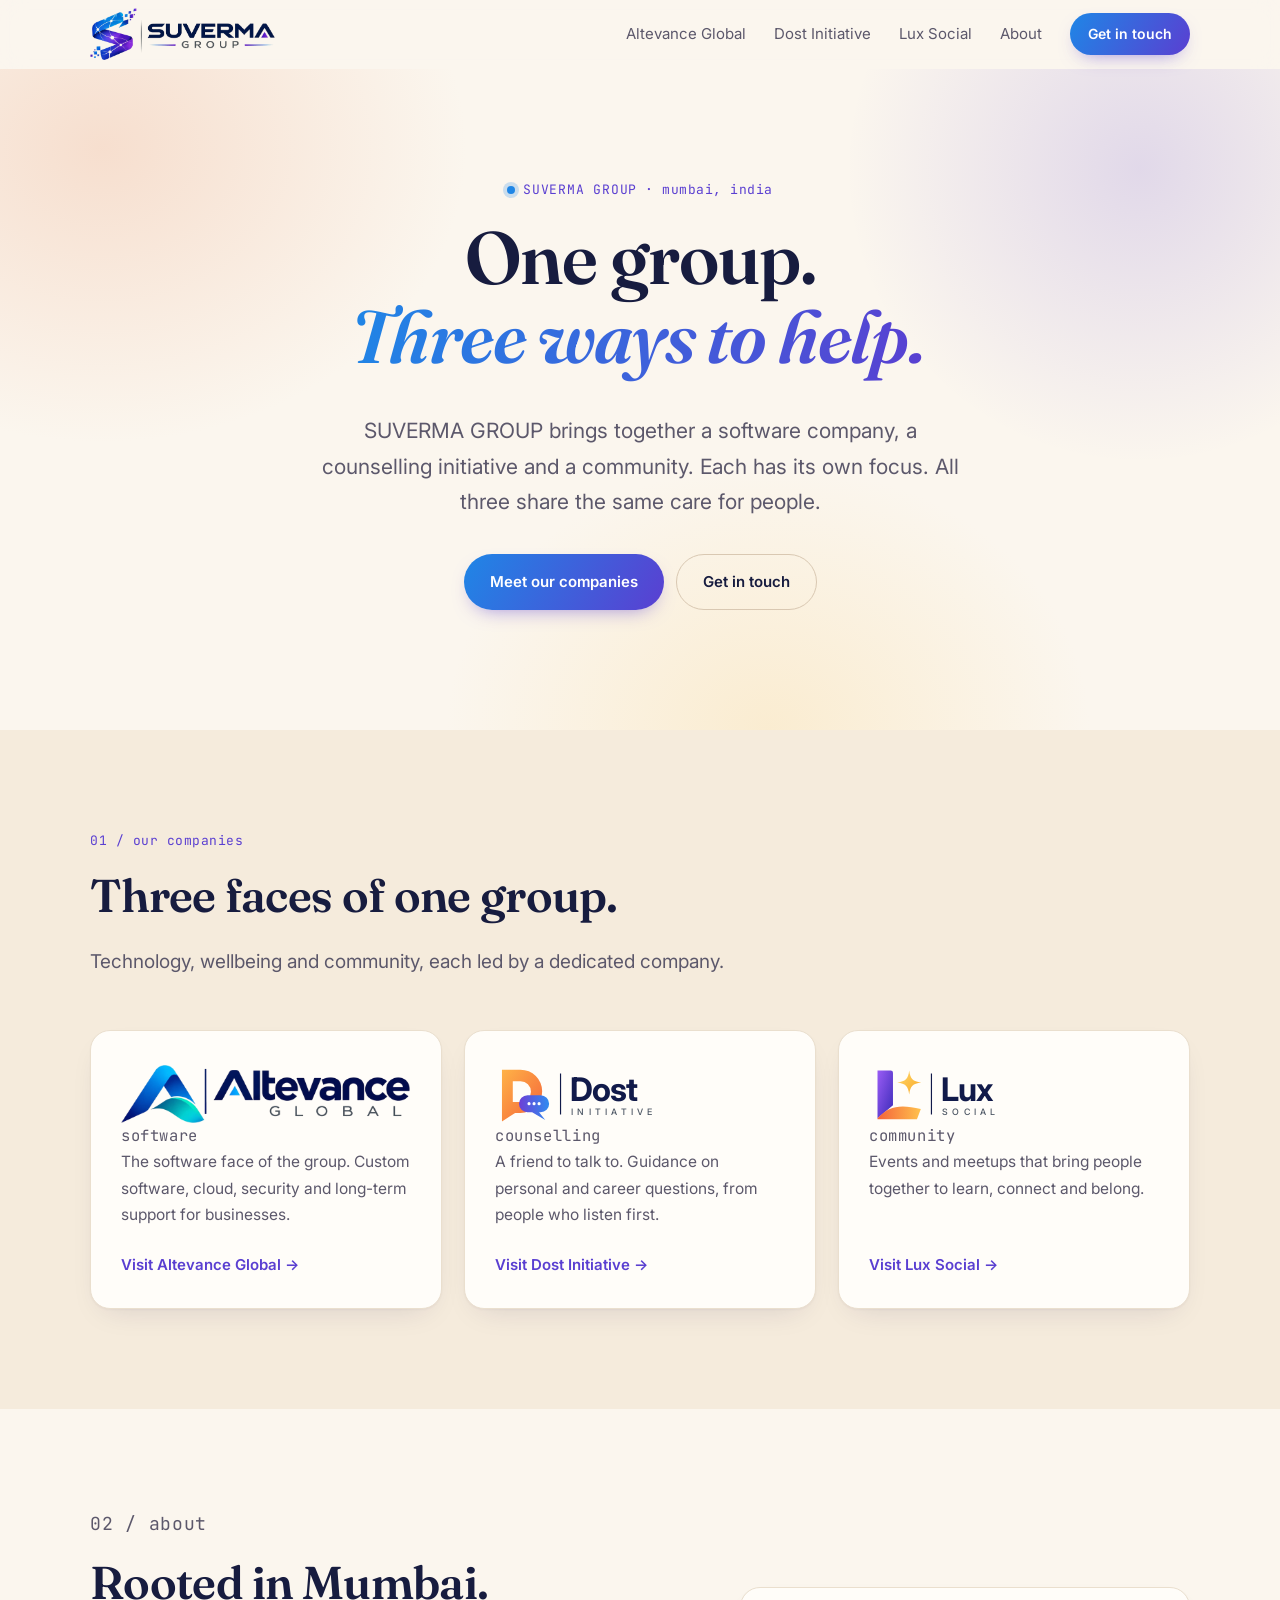
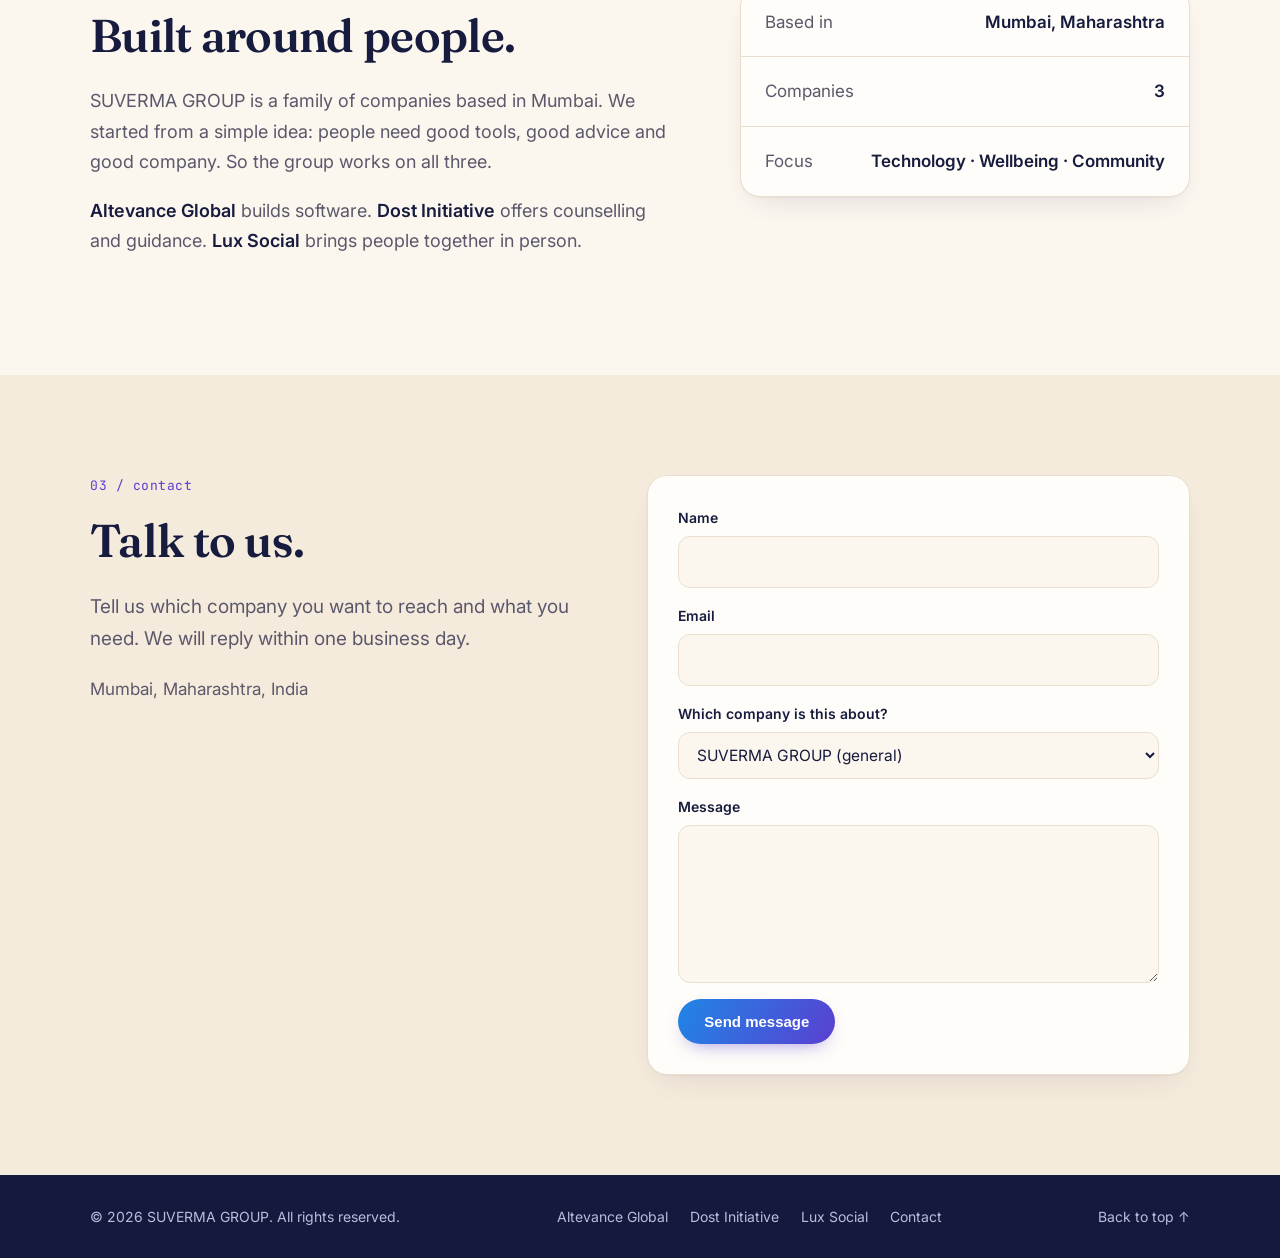
<file: index.html>
<!doctype html>
<html lang="en">
<head>
  <meta charset="utf-8">
  <meta name="viewport" content="width=device-width, initial-scale=1">
  <title>SUVERMA GROUP — Software, Counselling and Community</title>
  <meta name="description" content="SUVERMA GROUP is a Mumbai-based group of companies: Altevance Global for software, Dost Initiative for counselling and Lux Social for community.">
  <meta name="theme-color" content="#fbf6ee">
  <link rel="canonical" href="https://suverma.com/">
  <link rel="icon" href="favicon.png?v=8" type="image/png">
  <link rel="apple-touch-icon" href="icon-192.png?v=8">

  <meta property="og:type" content="website">
  <meta property="og:title" content="SUVERMA GROUP — Software, Counselling and Community">
  <meta property="og:description" content="SUVERMA GROUP is a Mumbai-based group of companies: Altevance Global for software, Dost Initiative for counselling and Lux Social for community.">
  <meta property="og:url" content="https://suverma.com/">

  <link rel="preconnect" href="https://fonts.googleapis.com">
  <link rel="preconnect" href="https://fonts.gstatic.com" crossorigin>
  <link href="https://fonts.googleapis.com/css2?family=Fraunces:ital,opsz,wght@0,9..144,600;1,9..144,600&family=Inter:wght@400;500;600;700&family=JetBrains+Mono:wght@500&display=swap" rel="stylesheet">
  <link rel="stylesheet" href="styles.css?v=9">
  <script src="head.js?v=8"></script>
  <script type="application/ld+json">
  {
    "@context": "https://schema.org",
    "@type": "Organization",
    "name": "SUVERMA GROUP",
    "url": "https://suverma.com/",
    "address": { "@type": "PostalAddress", "addressLocality": "Mumbai", "addressRegion": "Maharashtra", "addressCountry": "IN" },
    "subOrganization": [
      { "@type": "Organization", "name": "Altevance Global", "url": "https://suverma.com/altevance.html" },
      { "@type": "Organization", "name": "Dost Initiative", "url": "https://suverma.com/dost.html" },
      { "@type": "Organization", "name": "Lux Social", "url": "https://suverma.com/lux.html" }
    ]
  }
  </script>
</head>
<body>
  <a class="skip" href="#main">Skip to content</a>

  <header class="nav" id="top">
    <div class="wrap nav-inner">
      <a href="./" class="brand" aria-label="SUVERMA GROUP home">
        <img class="brand-logo" src="logo.png?v=8" alt="SUVERMA GROUP" width="597" height="168">
      </a>
      <button class="menu-btn" aria-expanded="false" aria-controls="menu" aria-label="Open menu">
        <span></span><span></span>
      </button>
      <nav id="menu" class="menu" aria-label="Primary">
        <a href="altevance.html">Altevance Global</a>
        <a href="dost.html">Dost Initiative</a>
        <a href="lux.html">Lux Social</a>
        <a href="./#about">About</a>
        <a href="./#contact" class="btn btn-sm">Get in touch</a>
      </nav>
    </div>
  </header>

  <main id="main">
    <section class="hero hero-center">
      <div class="grid-bg" aria-hidden="true"></div>
      <div class="wrap hero-copy">
        <p class="eyebrow mono"><span class="dot"></span> <span class="caps">SUVERMA GROUP</span> · mumbai, india</p>
        <h1>One group.<br><span class="grad">Three ways to help.</span></h1>
        <p class="lead">SUVERMA GROUP brings together a software company, a counselling initiative and a community. Each has its own focus. All three share the same care for people.</p>
        <div class="cta-row">
          <a href="#companies" class="btn">Meet our companies</a>
          <a href="#contact" class="btn btn-ghost">Get in touch</a>
        </div>
      </div>
    </section>

    <section id="companies" class="section alt">
      <div class="wrap">
        <div class="section-head">
          <p class="eyebrow mono">01 / our companies</p>
          <h2>Three faces of one group.</h2>
          <p class="sub">Technology, wellbeing and community, each led by a dedicated company.</p>
        </div>
        <div class="companies">
          <a class="company reveal" href="altevance.html">
            <h3><img class="co-logo" src="logo-altevance.png?v=8" alt="Altevance Global" width="838" height="168"></h3>
            <p class="company-kind mono">software</p>
            <p>The software face of the group. Custom software, cloud, security and long-term support for businesses.</p>
            <span class="more">Visit Altevance Global →</span>
          </a>
          <a class="company reveal" href="dost.html">
            <h3><svg class="co-logo" xmlns="http://www.w3.org/2000/svg" viewBox="0 0 500 150" role="img" aria-label="Dost Initiative">
  <defs>
    <linearGradient id="dost-a" x1="0" y1="0" x2="1" y2="1">
      <stop offset="0" stop-color="#ffb347"/>
      <stop offset="1" stop-color="#f4623a"/>
    </linearGradient>
    <linearGradient id="dost-b" x1="0" y1="0" x2="1" y2="0">
      <stop offset="0" stop-color="#6d3fd6"/>
      <stop offset="1" stop-color="#2f8cf0"/>
    </linearGradient>
  </defs>
  <!-- D-shaped speech bubble with a tail -->
  <path fill="url(#dost-a)" fill-rule="evenodd" d="M18 12H66a56 56 0 0 1 0 112H52L18 146Z M46 42V96H66a27 27 0 0 0 0-54Z"/>
  <!-- second, smaller bubble: the friend answering -->
  <path fill="url(#dost-b)" d="M84 78h34a22 22 0 0 1 0 44h-4l16 20-34-20H84a22 22 0 0 1 0-44Z"/>
  <circle cx="88" cy="100" r="4" fill="#fff"/>
  <circle cx="101" cy="100" r="4" fill="#fff"/>
  <circle cx="114" cy="100" r="4" fill="#fff"/>
  <rect x="168" y="22" width="3" height="106" fill="#111a4a"/>
  <text x="194" y="92" font-family="Inter, 'Segoe UI', Arial, sans-serif" font-weight="700" font-size="84" letter-spacing="-3" fill="#111a4a">Dost</text>
  <text x="197" y="130" font-family="Inter, 'Segoe UI', Arial, sans-serif" font-weight="500" font-size="23" letter-spacing="11" fill="#4b5563">INITIATIVE</text>
</svg></h3>
            <p class="company-kind mono">counselling</p>
            <p>A friend to talk to. Guidance on personal and career questions, from people who listen first.</p>
            <span class="more">Visit Dost Initiative →</span>
          </a>
          <a class="company reveal" href="lux.html">
            <h3><svg class="co-logo" xmlns="http://www.w3.org/2000/svg" viewBox="0 0 440 150" role="img" aria-label="Lux Social">
  <defs>
    <linearGradient id="lux-a" x1="0" y1="0" x2="1" y2="1">
      <stop offset="0" stop-color="#9a5cf5"/>
      <stop offset="1" stop-color="#3b2bb8"/>
    </linearGradient>
    <linearGradient id="lux-b" x1="0" y1="0" x2="1" y2="0">
      <stop offset="0" stop-color="#f4623a"/>
      <stop offset="1" stop-color="#ffc24d"/>
    </linearGradient>
    <linearGradient id="lux-c" x1="0" y1="0" x2="1" y2="1">
      <stop offset="0" stop-color="#ffd86b"/>
      <stop offset="1" stop-color="#f9a826"/>
    </linearGradient>
  </defs>
  <!-- L: upright ribbon -->
  <path fill="url(#lux-a)" d="M22 14h34a6 6 0 0 1 6 6v84l-40 34Z"/>
  <!-- L: foot as a rising wave -->
  <path fill="url(#lux-b)" d="M22 138c30-34 62-36 112-24l-10 26H22Z"/>
  <!-- light: four-point spark -->
  <path fill="url(#lux-c)" d="M104 14c3 22 9 28 31 31-22 3-28 9-31 31-3-22-9-28-31-31 22-3 28-9 31-31Z"/>
  <rect x="160" y="22" width="3" height="106" fill="#111a4a"/>
  <text x="186" y="92" font-family="Inter, 'Segoe UI', Arial, sans-serif" font-weight="700" font-size="84" letter-spacing="-3" fill="#111a4a">Lux</text>
  <text x="189" y="130" font-family="Inter, 'Segoe UI', Arial, sans-serif" font-weight="500" font-size="23" letter-spacing="11" fill="#4b5563">SOCIAL</text>
</svg></h3>
            <p class="company-kind mono">community</p>
            <p>Events and meetups that bring people together to learn, connect and belong.</p>
            <span class="more">Visit Lux Social →</span>
          </a>
        </div>
      </div>
    </section>

    <section id="about" class="section">
      <div class="wrap about">
        <div>
          <p class="eyebrow mono">02 / about</p>
          <h2>Rooted in Mumbai.<br>Built around people.</h2>
          <p>SUVERMA GROUP is a family of companies based in Mumbai. We started from a simple idea: people need good tools, good advice and good company. So the group works on all three.</p>
          <p><em>Altevance Global</em> builds software. <em>Dost Initiative</em> offers counselling and guidance. <em>Lux Social</em> brings people together in person.</p>
        </div>
        <dl class="facts">
          <div><dt>Based in</dt><dd>Mumbai, Maharashtra</dd></div>
          <div><dt>Companies</dt><dd>3</dd></div>
          <div><dt>Focus</dt><dd>Technology · Wellbeing · Community</dd></div>
        </dl>
      </div>
    </section>

    <section id="contact" class="section contact alt">
      <div class="wrap contact-inner">
        <div>
          <p class="eyebrow mono">03 / contact</p>
          <h2>Talk to us.</h2>
          <p class="sub">Tell us which company you want to reach and what you need. We will reply within one business day.</p>
          <p class="muted">Mumbai, Maharashtra, India</p>
        </div>

        <form class="form" action="contact.php" method="post" novalidate>
          <div class="notice" role="status" hidden></div>
          <label>Name
            <input name="name" type="text" autocomplete="name" required maxlength="100">
          </label>
          <label>Email
            <input name="email" type="email" autocomplete="email" required maxlength="150">
          </label>
          <label>Which company is this about?
            <select name="company">
              <option value="general">SUVERMA GROUP (general)</option>
              <option value="altevance">Altevance Global (software)</option>
              <option value="dost">Dost Initiative (counselling)</option>
              <option value="lux">Lux Social (community)</option>
            </select>
          </label>
          <label>Message
            <textarea name="message" rows="5" required maxlength="5000"></textarea>
          </label>
          <!-- honeypot: bots fill this, humans never see it -->
          <label class="hp" aria-hidden="true">Website
            <input name="website" type="text" tabindex="-1" autocomplete="off">
          </label>
          <input type="hidden" name="ts" value="">
          <button class="btn" type="submit">Send message</button>
        </form>
      </div>
    </section>
  </main>

  <footer class="footer">
    <div class="wrap footer-inner">
      <span>© <span id="yr">2026</span> SUVERMA GROUP. All rights reserved.</span>
      <span class="footer-links">
        <a href="altevance.html">Altevance Global</a>
        <a href="dost.html">Dost Initiative</a>
        <a href="lux.html">Lux Social</a>
        <a href="./#contact">Contact</a>
      </span>
      <a href="#top">Back to top ↑</a>
    </div>
  </footer>

  <script src="script.js?v=9" defer></script>
</body>
</html>
</file>
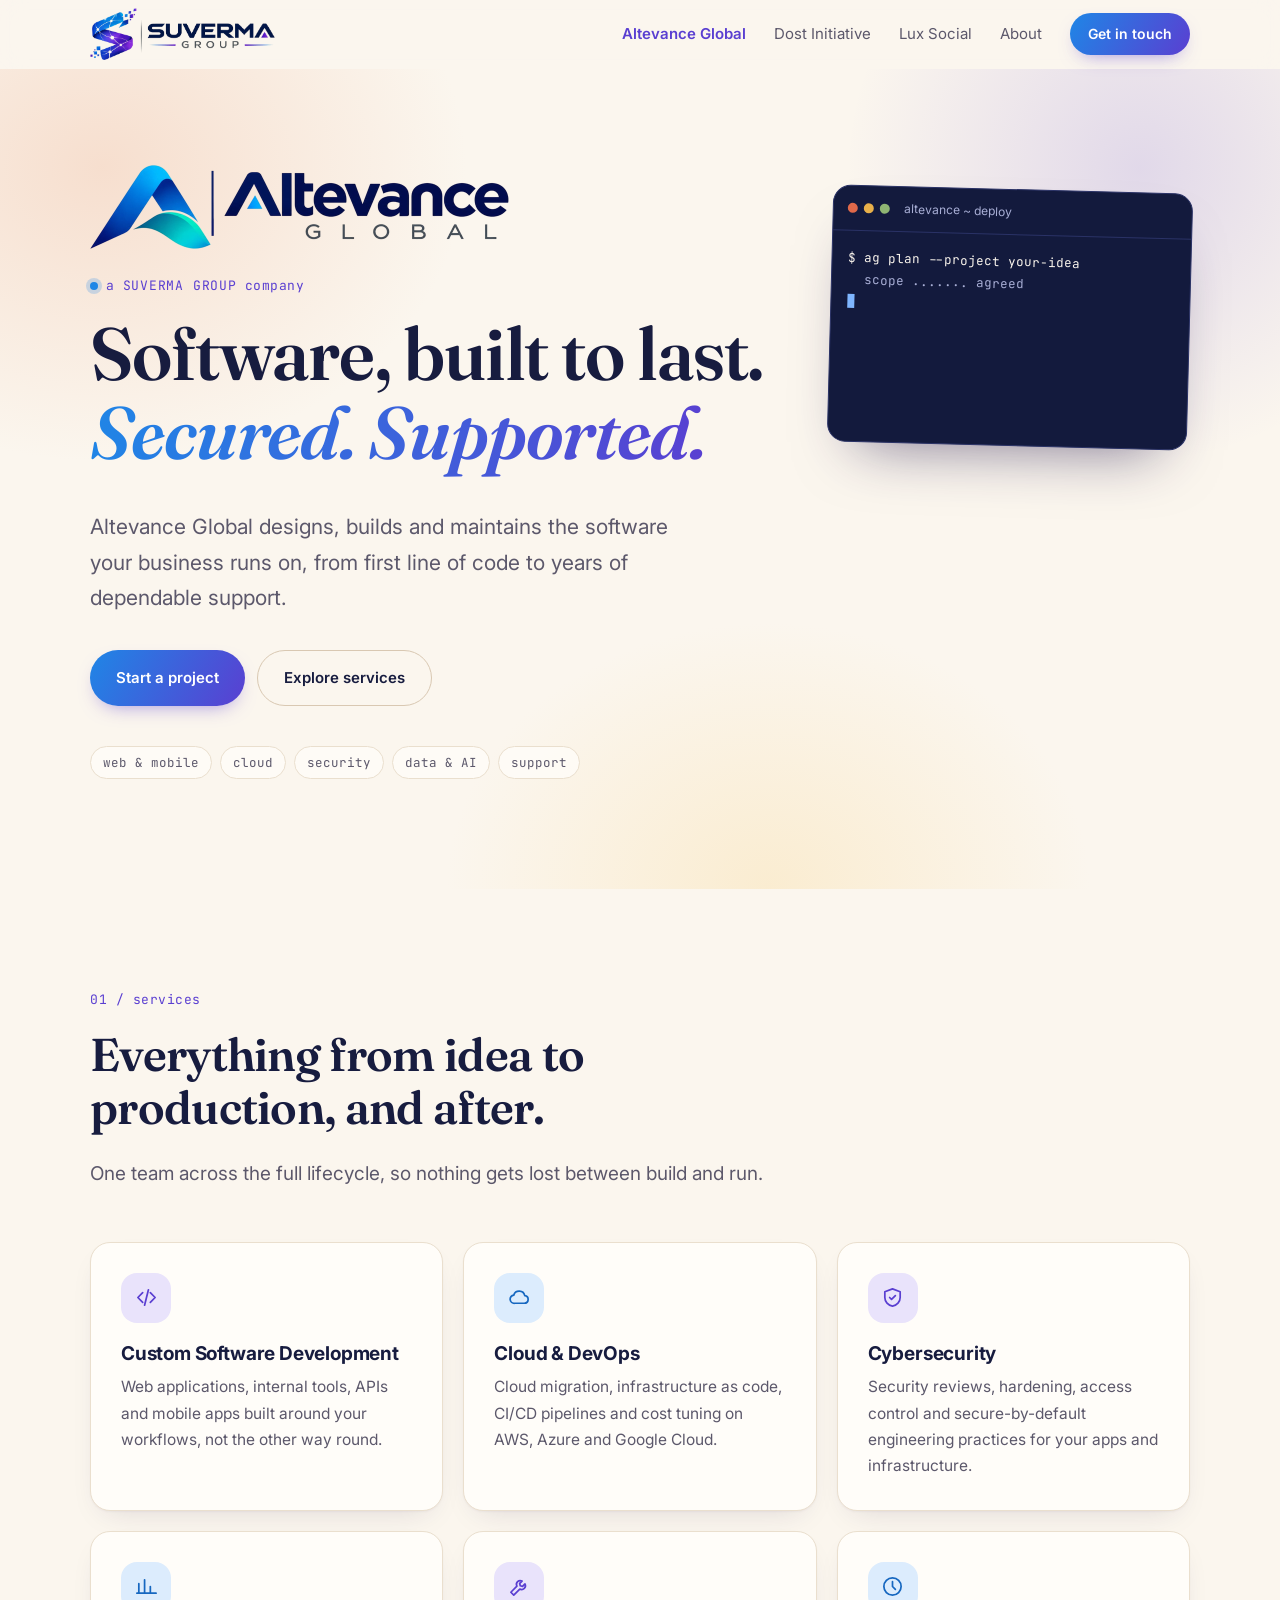
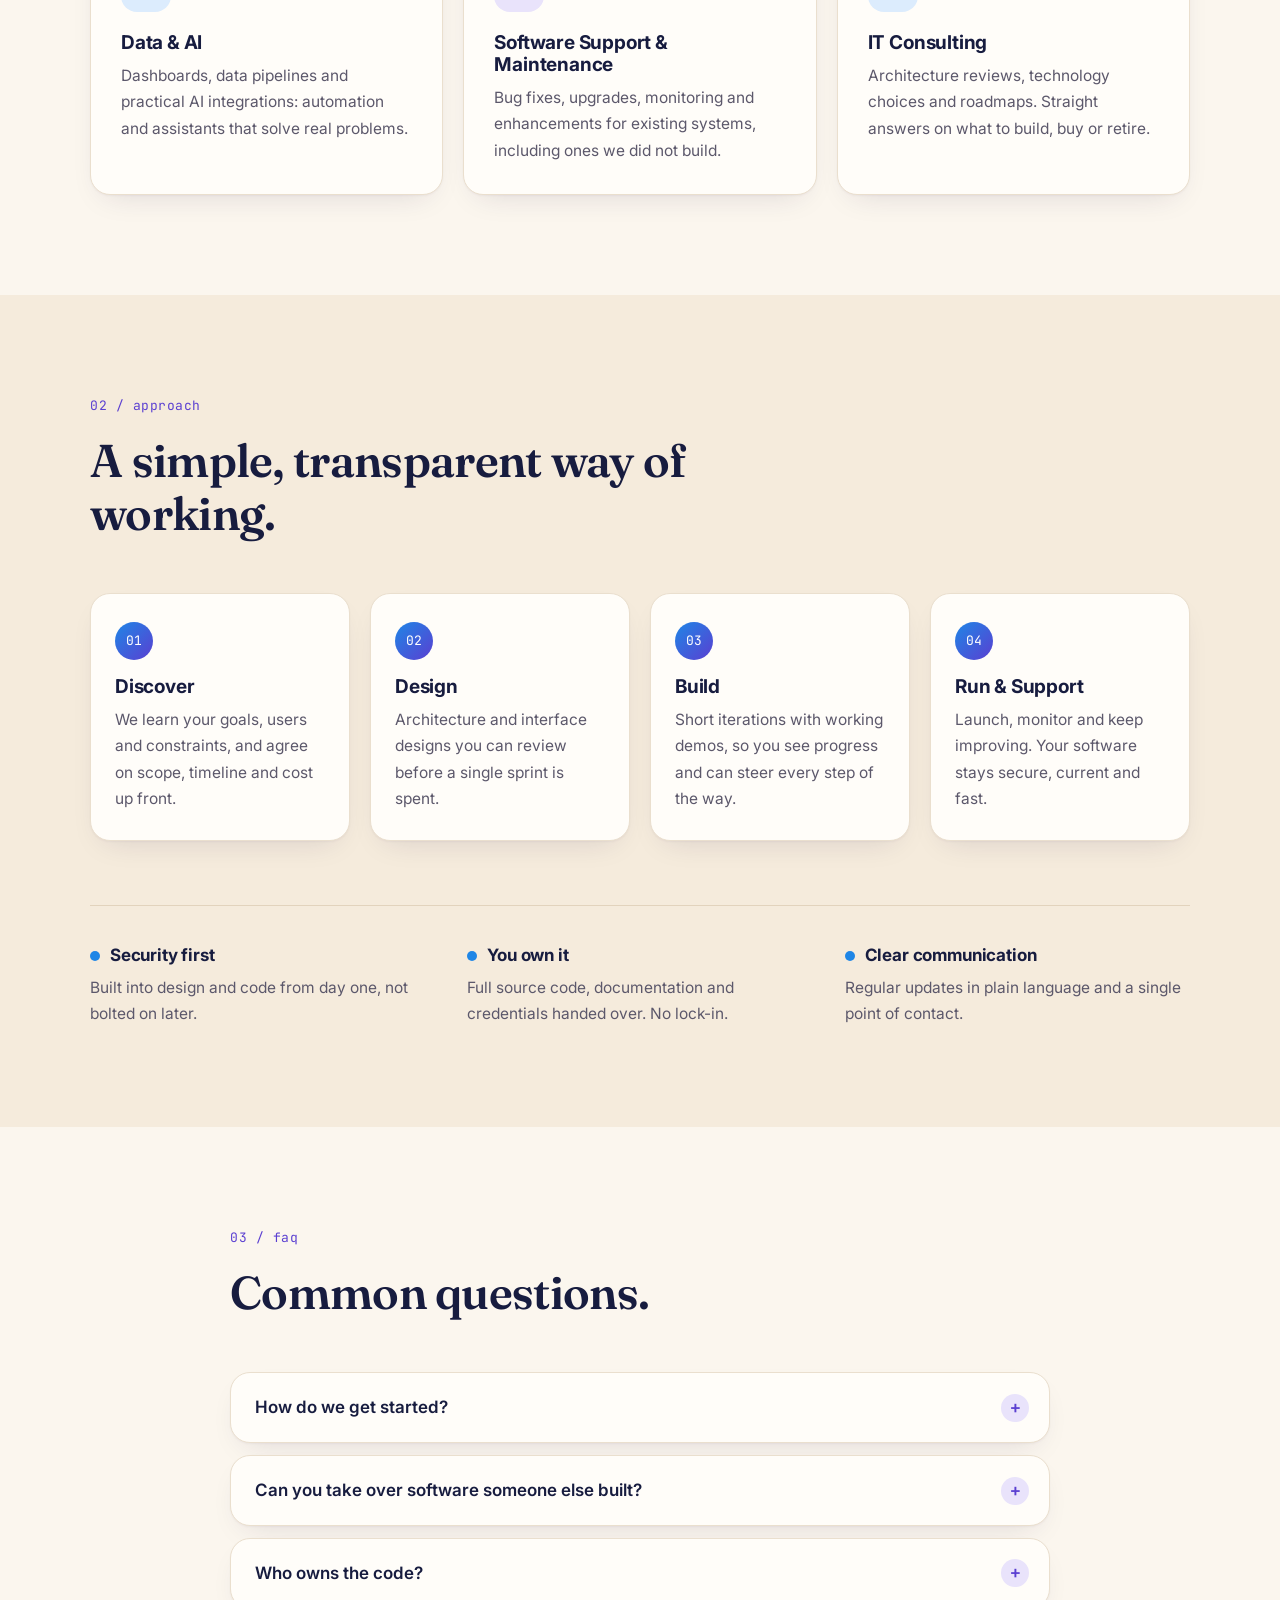
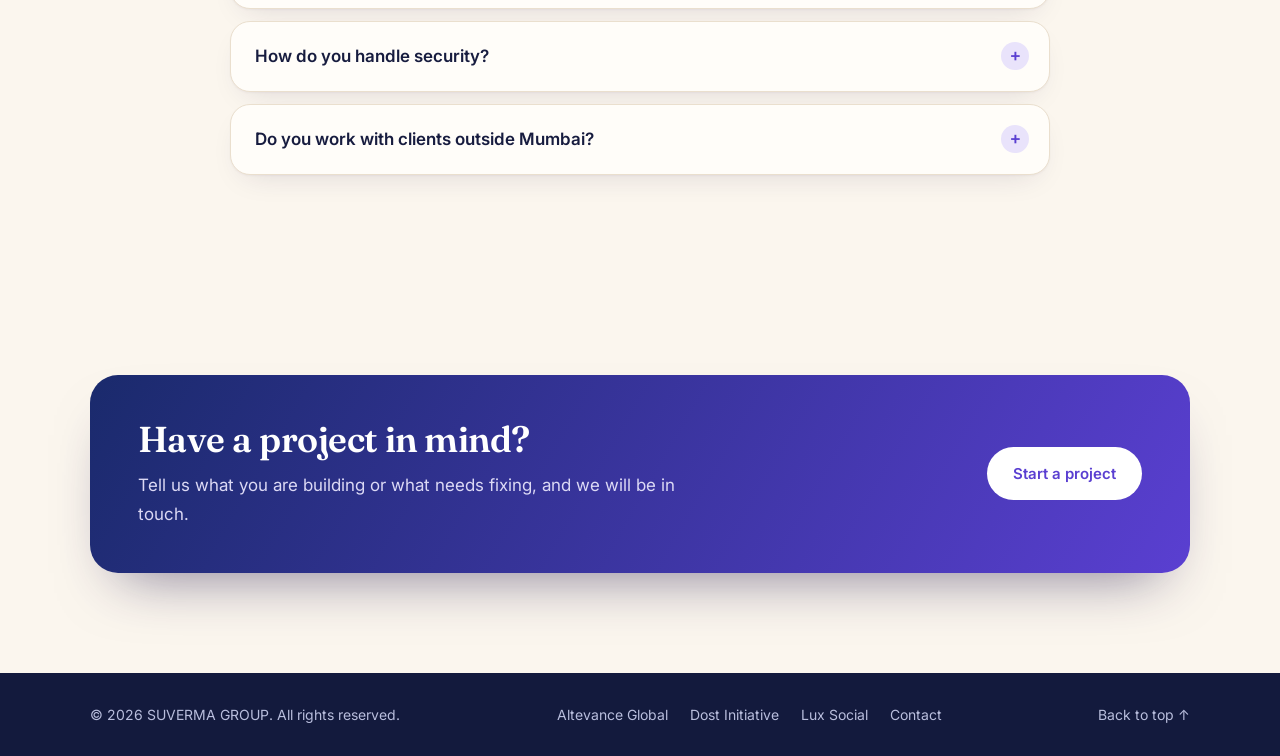
<file: altevance.html>
<!doctype html>
<html lang="en">
<head>
  <meta charset="utf-8">
  <meta name="viewport" content="width=device-width, initial-scale=1">
  <title>Altevance Global — Software by SUVERMA GROUP</title>
  <meta name="description" content="Altevance Global is the software company of SUVERMA GROUP: custom software development, cloud and DevOps, cybersecurity, data and AI, and ongoing support.">
  <meta name="theme-color" content="#fbf6ee">
  <link rel="canonical" href="https://suverma.com/altevance.html">
  <link rel="icon" href="favicon.png?v=8" type="image/png">
  <link rel="apple-touch-icon" href="icon-192.png?v=8">

  <meta property="og:type" content="website">
  <meta property="og:title" content="Altevance Global — Software by SUVERMA GROUP">
  <meta property="og:description" content="Altevance Global is the software company of SUVERMA GROUP: custom software development, cloud and DevOps, cybersecurity, data and AI, and ongoing support.">
  <meta property="og:url" content="https://suverma.com/altevance.html">

  <link rel="preconnect" href="https://fonts.googleapis.com">
  <link rel="preconnect" href="https://fonts.gstatic.com" crossorigin>
  <link href="https://fonts.googleapis.com/css2?family=Fraunces:ital,opsz,wght@0,9..144,600;1,9..144,600&family=Inter:wght@400;500;600;700&family=JetBrains+Mono:wght@500&display=swap" rel="stylesheet">
  <link rel="stylesheet" href="styles.css?v=9">
  <script src="head.js?v=8"></script>
</head>
<body>
  <a class="skip" href="#main">Skip to content</a>

  <header class="nav" id="top">
    <div class="wrap nav-inner">
      <a href="./" class="brand" aria-label="SUVERMA GROUP home">
        <img class="brand-logo" src="logo.png?v=8" alt="SUVERMA GROUP" width="597" height="168">
      </a>
      <button class="menu-btn" aria-expanded="false" aria-controls="menu" aria-label="Open menu">
        <span></span><span></span>
      </button>
      <nav id="menu" class="menu" aria-label="Primary">
        <a href="altevance.html" aria-current="page">Altevance Global</a>
        <a href="dost.html">Dost Initiative</a>
        <a href="lux.html">Lux Social</a>
        <a href="./#about">About</a>
        <a href="./#contact" class="btn btn-sm">Get in touch</a>
      </nav>
    </div>
  </header>

  <main id="main">
    <section class="hero">
      <div class="grid-bg" aria-hidden="true"></div>
      <div class="wrap hero-inner">
        <div class="hero-logo"><img class="co-logo" src="logo-altevance.png?v=8" alt="Altevance Global" width="838" height="168"></div>
        <p class="eyebrow mono"><span class="dot"></span> a <span class="caps">SUVERMA GROUP</span> company</p>
        <h1>Software, built&nbsp;to&nbsp;last.<br><span class="grad">Secured. Supported.</span></h1>
        <p class="lead">Altevance Global designs, builds and maintains the software your business runs on, from first line of code to years of dependable support.</p>
        <div class="cta-row">
          <a href="./?company=altevance#contact" class="btn">Start a project</a>
          <a href="#services" class="btn btn-ghost">Explore services</a>
        </div>
        <ul class="hero-tags mono" aria-label="Capabilities">
          <li>web &amp; mobile</li><li>cloud</li><li>security</li><li>data &amp; AI</li><li>support</li>
        </ul>
      </div>
      <div class="terminal" aria-hidden="true">
        <div class="term-bar"><i></i><i></i><i></i><span>altevance ~ deploy</span></div>
        <pre class="mono" id="term"></pre>
      </div>
    </section>

    <section id="services" class="section">
      <div class="wrap">
        <div class="section-head">
          <p class="eyebrow mono">01 / services</p>
          <h2>Everything from idea to production, and after.</h2>
          <p class="sub">One team across the full lifecycle, so nothing gets lost between build and run.</p>
        </div>
        <div class="cards">
          <article class="card reveal">
            <div class="ico"><svg viewBox="0 0 24 24"><path d="M8 7l-5 5 5 5M16 7l5 5-5 5M14 4l-4 16"/></svg></div>
            <h3>Custom Software Development</h3>
            <p>Web applications, internal tools, APIs and mobile apps built around your workflows, not the other way round.</p>
          </article>
          <article class="card reveal">
            <div class="ico"><svg viewBox="0 0 24 24"><path d="M7 18h10a4 4 0 0 0 .5-7.97A6 6 0 0 0 6 9.5 4.25 4.25 0 0 0 7 18z"/></svg></div>
            <h3>Cloud &amp; DevOps</h3>
            <p>Cloud migration, infrastructure as code, CI/CD pipelines and cost tuning on AWS, Azure and Google Cloud.</p>
          </article>
          <article class="card reveal">
            <div class="ico"><svg viewBox="0 0 24 24"><path d="M12 3l8 3v6c0 4.5-3.4 8.2-8 9-4.6-.8-8-4.5-8-9V6l8-3z"/><path d="M9 12l2 2 4-4"/></svg></div>
            <h3>Cybersecurity</h3>
            <p>Security reviews, hardening, access control and secure-by-default engineering practices for your apps and infrastructure.</p>
          </article>
          <article class="card reveal">
            <div class="ico"><svg viewBox="0 0 24 24"><path d="M4 19V9M10 19V5M16 19v-7M22 19H2"/></svg></div>
            <h3>Data &amp; AI</h3>
            <p>Dashboards, data pipelines and practical AI integrations: automation and assistants that solve real problems.</p>
          </article>
          <article class="card reveal">
            <div class="ico"><svg viewBox="0 0 24 24"><path d="M14.7 6.3a4 4 0 0 0-5.4 5.4L3 18l3 3 6.3-6.3a4 4 0 0 0 5.4-5.4l-2.5 2.5-2.4-.6-.6-2.4 2.5-2.5z"/></svg></div>
            <h3>Software Support &amp; Maintenance</h3>
            <p>Bug fixes, upgrades, monitoring and enhancements for existing systems, including ones we did not build.</p>
          </article>
          <article class="card reveal">
            <div class="ico"><svg viewBox="0 0 24 24"><circle cx="12" cy="12" r="9"/><path d="M12 7v5l3 3"/></svg></div>
            <h3>IT Consulting</h3>
            <p>Architecture reviews, technology choices and roadmaps. Straight answers on what to build, buy or retire.</p>
          </article>
        </div>
      </div>
    </section>

    <section id="approach" class="section alt">
      <div class="wrap">
        <div class="section-head">
          <p class="eyebrow mono">02 / approach</p>
          <h2>A simple, transparent way of working.</h2>
        </div>
        <ol class="steps">
          <li class="reveal">
            <span class="num mono">01</span>
            <h3>Discover</h3>
            <p>We learn your goals, users and constraints, and agree on scope, timeline and cost up front.</p>
          </li>
          <li class="reveal">
            <span class="num mono">02</span>
            <h3>Design</h3>
            <p>Architecture and interface designs you can review before a single sprint is spent.</p>
          </li>
          <li class="reveal">
            <span class="num mono">03</span>
            <h3>Build</h3>
            <p>Short iterations with working demos, so you see progress and can steer every step of the way.</p>
          </li>
          <li class="reveal">
            <span class="num mono">04</span>
            <h3>Run &amp; Support</h3>
            <p>Launch, monitor and keep improving. Your software stays secure, current and fast.</p>
          </li>
        </ol>
        <div class="values">
          <div class="value reveal">
            <h4>Security first</h4>
            <p>Built into design and code from day one, not bolted on later.</p>
          </div>
          <div class="value reveal">
            <h4>You own it</h4>
            <p>Full source code, documentation and credentials handed over. No lock-in.</p>
          </div>
          <div class="value reveal">
            <h4>Clear communication</h4>
            <p>Regular updates in plain language and a single point of contact.</p>
          </div>
        </div>
      </div>
    </section>

    <section id="faq" class="section">
      <div class="wrap faq-wrap">
        <div class="section-head">
          <p class="eyebrow mono">03 / faq</p>
          <h2>Common questions.</h2>
        </div>
        <div class="faq">
          <details class="reveal">
            <summary>How do we get started?</summary>
            <p>Send a message through the contact form. We set up a short call to understand what you need, then share a written scope with timeline and cost before any work begins.</p>
          </details>
          <details class="reveal">
            <summary>Can you take over software someone else built?</summary>
            <p>Yes. We start with a review of the existing code and infrastructure, tell you plainly what state it is in, and then take on fixes, upgrades and ongoing maintenance.</p>
          </details>
          <details class="reveal">
            <summary>Who owns the code?</summary>
            <p>You do. Source code, documentation and account credentials are handed over to you. There is no lock-in.</p>
          </details>
          <details class="reveal">
            <summary>How do you handle security?</summary>
            <p>It is part of design and development from the first day: least-privilege access, reviewed dependencies, encrypted connections and secrets kept out of code. Security reviews of existing systems are also available on their own.</p>
          </details>
          <details class="reveal">
            <summary>Do you work with clients outside Mumbai?</summary>
            <p>Yes. We work remotely with clients anywhere, with regular updates and a single point of contact.</p>
          </details>
        </div>
      </div>
    </section>

    <section class="section">
      <div class="wrap">
        <div class="cta-band reveal">
          <div>
            <h2>Have a project in mind?</h2>
            <p>Tell us what you are building or what needs fixing, and we will be in touch.</p>
          </div>
          <a class="btn" href="./?company=altevance#contact">Start a project</a>
        </div>
      </div>
    </section>

  </main>

  <footer class="footer">
    <div class="wrap footer-inner">
      <span>© <span id="yr">2026</span> SUVERMA GROUP. All rights reserved.</span>
      <span class="footer-links">
        <a href="altevance.html">Altevance Global</a>
        <a href="dost.html">Dost Initiative</a>
        <a href="lux.html">Lux Social</a>
        <a href="./#contact">Contact</a>
      </span>
      <a href="#top">Back to top ↑</a>
    </div>
  </footer>

  <script src="script.js?v=9" defer></script>
</body>
</html>
</file>
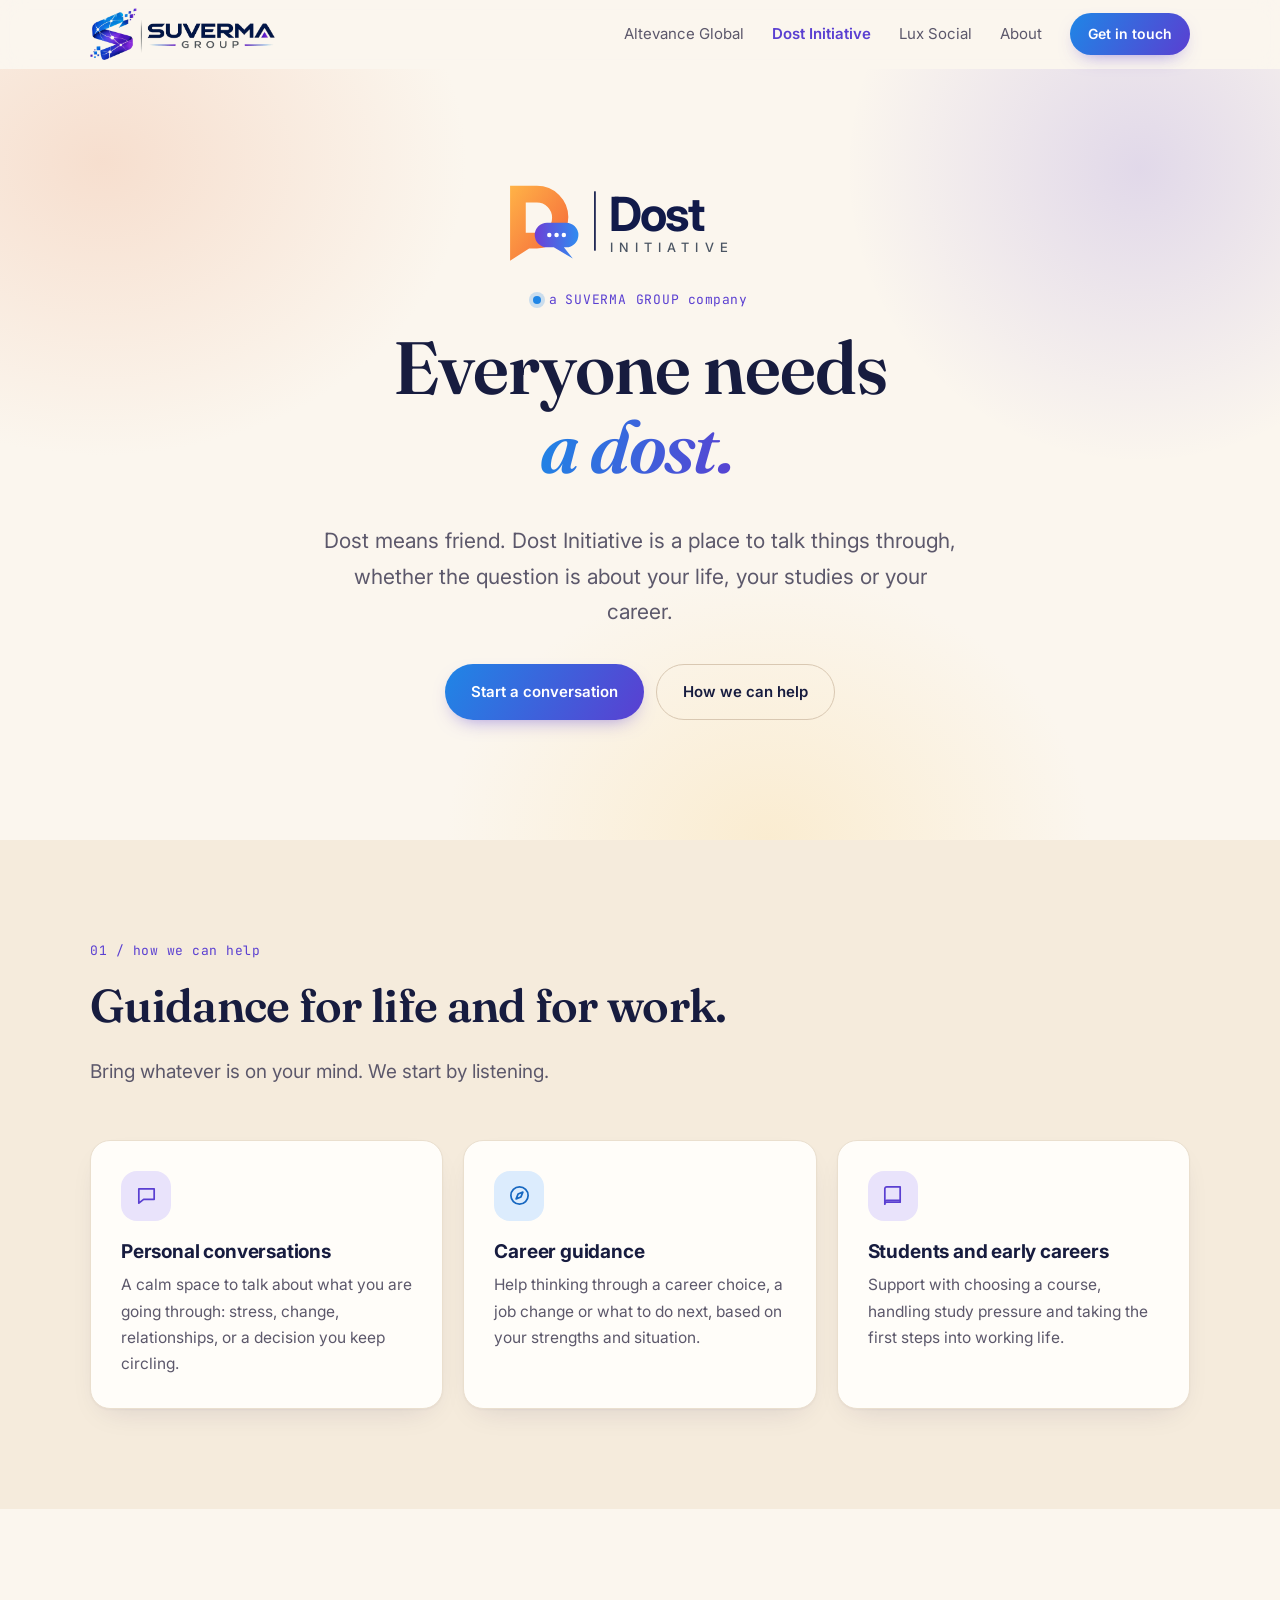
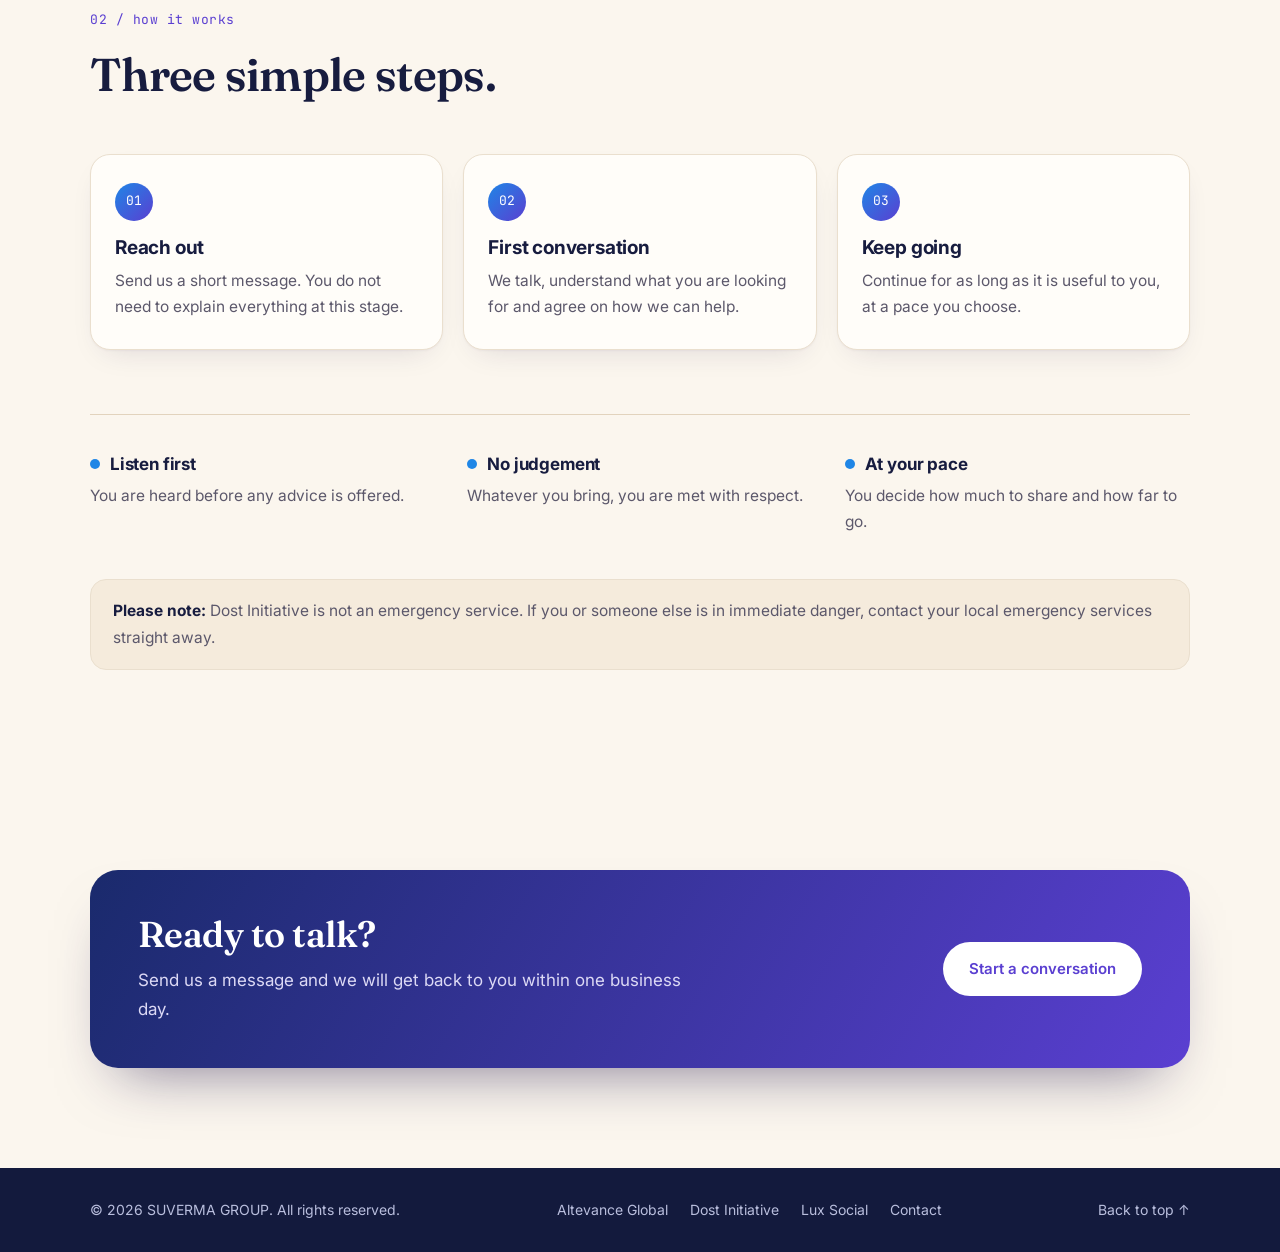
<file: dost.html>
<!doctype html>
<html lang="en">
<head>
  <meta charset="utf-8">
  <meta name="viewport" content="width=device-width, initial-scale=1">
  <title>Dost Initiative — Counselling by SUVERMA GROUP</title>
  <meta name="description" content="Dost Initiative is the counselling face of SUVERMA GROUP: a friend to talk to, with guidance on personal and career questions.">
  <meta name="theme-color" content="#fbf6ee">
  <link rel="canonical" href="https://suverma.com/dost.html">
  <link rel="icon" href="favicon.png?v=8" type="image/png">
  <link rel="apple-touch-icon" href="icon-192.png?v=8">

  <meta property="og:type" content="website">
  <meta property="og:title" content="Dost Initiative — Counselling by SUVERMA GROUP">
  <meta property="og:description" content="Dost Initiative is the counselling face of SUVERMA GROUP: a friend to talk to, with guidance on personal and career questions.">
  <meta property="og:url" content="https://suverma.com/dost.html">

  <link rel="preconnect" href="https://fonts.googleapis.com">
  <link rel="preconnect" href="https://fonts.gstatic.com" crossorigin>
  <link href="https://fonts.googleapis.com/css2?family=Fraunces:ital,opsz,wght@0,9..144,600;1,9..144,600&family=Inter:wght@400;500;600;700&family=JetBrains+Mono:wght@500&display=swap" rel="stylesheet">
  <link rel="stylesheet" href="styles.css?v=9">
  <script src="head.js?v=8"></script>
</head>
<body>
  <a class="skip" href="#main">Skip to content</a>

  <header class="nav" id="top">
    <div class="wrap nav-inner">
      <a href="./" class="brand" aria-label="SUVERMA GROUP home">
        <img class="brand-logo" src="logo.png?v=8" alt="SUVERMA GROUP" width="597" height="168">
      </a>
      <button class="menu-btn" aria-expanded="false" aria-controls="menu" aria-label="Open menu">
        <span></span><span></span>
      </button>
      <nav id="menu" class="menu" aria-label="Primary">
        <a href="altevance.html">Altevance Global</a>
        <a href="dost.html" aria-current="page">Dost Initiative</a>
        <a href="lux.html">Lux Social</a>
        <a href="./#about">About</a>
        <a href="./#contact" class="btn btn-sm">Get in touch</a>
      </nav>
    </div>
  </header>

  <main id="main">
    <section class="hero hero-center">
      <div class="grid-bg" aria-hidden="true"></div>
      <div class="wrap hero-copy">
        <div class="hero-logo"><svg class="co-logo" xmlns="http://www.w3.org/2000/svg" viewBox="0 0 500 150" role="img" aria-label="Dost Initiative">
  <defs>
    <linearGradient id="dost-a" x1="0" y1="0" x2="1" y2="1">
      <stop offset="0" stop-color="#ffb347"/>
      <stop offset="1" stop-color="#f4623a"/>
    </linearGradient>
    <linearGradient id="dost-b" x1="0" y1="0" x2="1" y2="0">
      <stop offset="0" stop-color="#6d3fd6"/>
      <stop offset="1" stop-color="#2f8cf0"/>
    </linearGradient>
  </defs>
  <!-- D-shaped speech bubble with a tail -->
  <path fill="url(#dost-a)" fill-rule="evenodd" d="M18 12H66a56 56 0 0 1 0 112H52L18 146Z M46 42V96H66a27 27 0 0 0 0-54Z"/>
  <!-- second, smaller bubble: the friend answering -->
  <path fill="url(#dost-b)" d="M84 78h34a22 22 0 0 1 0 44h-4l16 20-34-20H84a22 22 0 0 1 0-44Z"/>
  <circle cx="88" cy="100" r="4" fill="#fff"/>
  <circle cx="101" cy="100" r="4" fill="#fff"/>
  <circle cx="114" cy="100" r="4" fill="#fff"/>
  <rect x="168" y="22" width="3" height="106" fill="#111a4a"/>
  <text x="194" y="92" font-family="Inter, 'Segoe UI', Arial, sans-serif" font-weight="700" font-size="84" letter-spacing="-3" fill="#111a4a">Dost</text>
  <text x="197" y="130" font-family="Inter, 'Segoe UI', Arial, sans-serif" font-weight="500" font-size="23" letter-spacing="11" fill="#4b5563">INITIATIVE</text>
</svg></div>
        <p class="eyebrow mono"><span class="dot"></span> a <span class="caps">SUVERMA GROUP</span> company</p>
        <h1>Everyone needs<br><span class="grad">a dost.</span></h1>
        <p class="lead">Dost means friend. Dost Initiative is a place to talk things through, whether the question is about your life, your studies or your career.</p>
        <div class="cta-row">
          <a href="./?company=dost#contact" class="btn">Start a conversation</a>
          <a href="#help" class="btn btn-ghost">How we can help</a>
        </div>
      </div>
    </section>

    <section id="help" class="section alt">
      <div class="wrap">
        <div class="section-head">
          <p class="eyebrow mono">01 / how we can help</p>
          <h2>Guidance for life and for work.</h2>
          <p class="sub">Bring whatever is on your mind. We start by listening.</p>
        </div>
        <div class="cards">
          <article class="card reveal">
            <div class="ico"><svg viewBox="0 0 24 24"><path d="M4 5h16v11H9l-5 4V5z"/></svg></div>
            <h3>Personal conversations</h3>
            <p>A calm space to talk about what you are going through: stress, change, relationships, or a decision you keep circling.</p>
          </article>
          <article class="card reveal">
            <div class="ico"><svg viewBox="0 0 24 24"><circle cx="12" cy="12" r="9"/><path d="M15.5 8.5l-2 5-5 2 2-5 5-2z"/></svg></div>
            <h3>Career guidance</h3>
            <p>Help thinking through a career choice, a job change or what to do next, based on your strengths and situation.</p>
          </article>
          <article class="card reveal">
            <div class="ico"><svg viewBox="0 0 24 24"><path d="M4 5a2 2 0 0 1 2-2h14v16H6a2 2 0 0 0-2 2V5z"/><path d="M4 19a2 2 0 0 1 2-2h14"/></svg></div>
            <h3>Students and early careers</h3>
            <p>Support with choosing a course, handling study pressure and taking the first steps into working life.</p>
          </article>
        </div>
      </div>
    </section>

    <section id="how" class="section">
      <div class="wrap">
        <div class="section-head">
          <p class="eyebrow mono">02 / how it works</p>
          <h2>Three simple steps.</h2>
        </div>
        <ol class="steps steps-3">
          <li class="reveal">
            <span class="num mono">01</span>
            <h3>Reach out</h3>
            <p>Send us a short message. You do not need to explain everything at this stage.</p>
          </li>
          <li class="reveal">
            <span class="num mono">02</span>
            <h3>First conversation</h3>
            <p>We talk, understand what you are looking for and agree on how we can help.</p>
          </li>
          <li class="reveal">
            <span class="num mono">03</span>
            <h3>Keep going</h3>
            <p>Continue for as long as it is useful to you, at a pace you choose.</p>
          </li>
        </ol>
        <div class="values">
          <div class="value reveal">
            <h4>Listen first</h4>
            <p>You are heard before any advice is offered.</p>
          </div>
          <div class="value reveal">
            <h4>No judgement</h4>
            <p>Whatever you bring, you are met with respect.</p>
          </div>
          <div class="value reveal">
            <h4>At your pace</h4>
            <p>You decide how much to share and how far to go.</p>
          </div>
        </div>
        <p class="note reveal"><strong>Please note:</strong> Dost Initiative is not an emergency service. If you or someone else is in immediate danger, contact your local emergency services straight away.</p>
      </div>
    </section>

    <section class="section">
      <div class="wrap">
        <div class="cta-band reveal">
          <div>
            <h2>Ready to talk?</h2>
            <p>Send us a message and we will get back to you within one business day.</p>
          </div>
          <a class="btn" href="./?company=dost#contact">Start a conversation</a>
        </div>
      </div>
    </section>

  </main>

  <footer class="footer">
    <div class="wrap footer-inner">
      <span>© <span id="yr">2026</span> SUVERMA GROUP. All rights reserved.</span>
      <span class="footer-links">
        <a href="altevance.html">Altevance Global</a>
        <a href="dost.html">Dost Initiative</a>
        <a href="lux.html">Lux Social</a>
        <a href="./#contact">Contact</a>
      </span>
      <a href="#top">Back to top ↑</a>
    </div>
  </footer>

  <script src="script.js?v=9" defer></script>
</body>
</html>
</file>
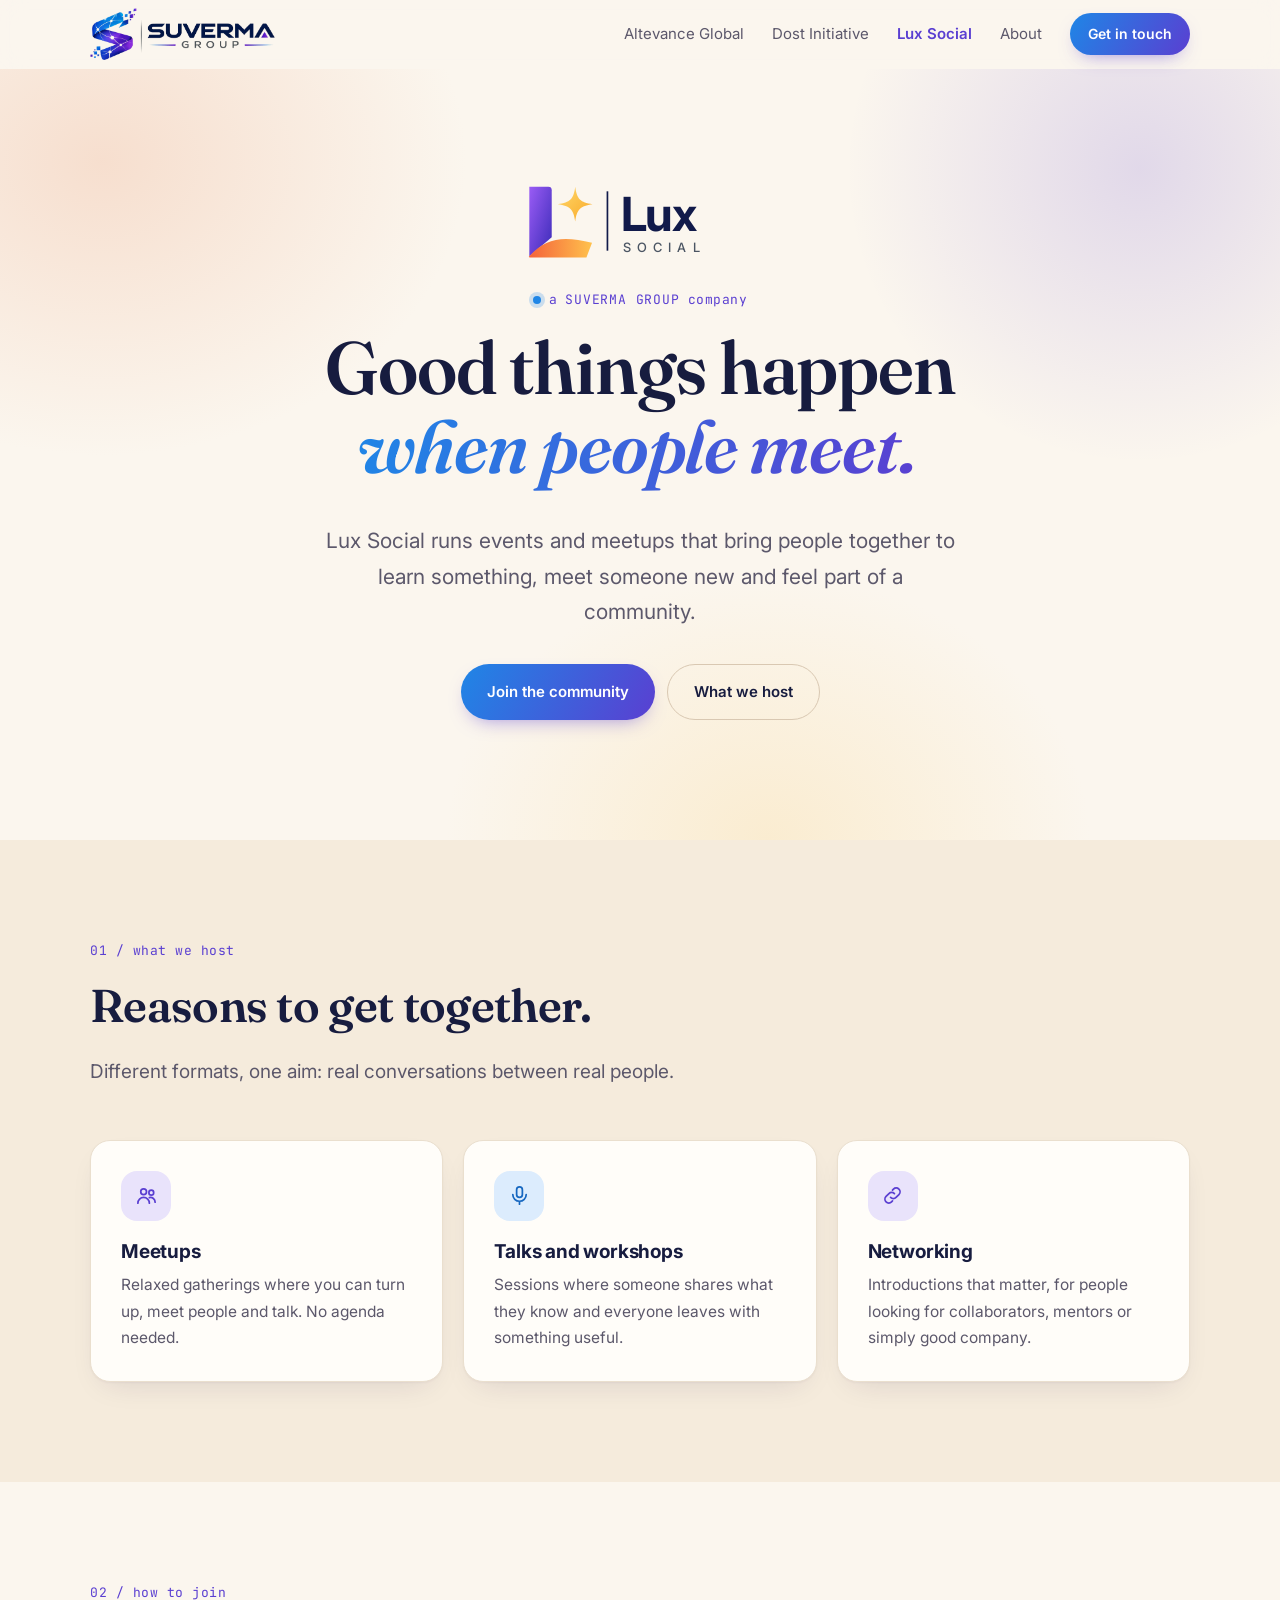
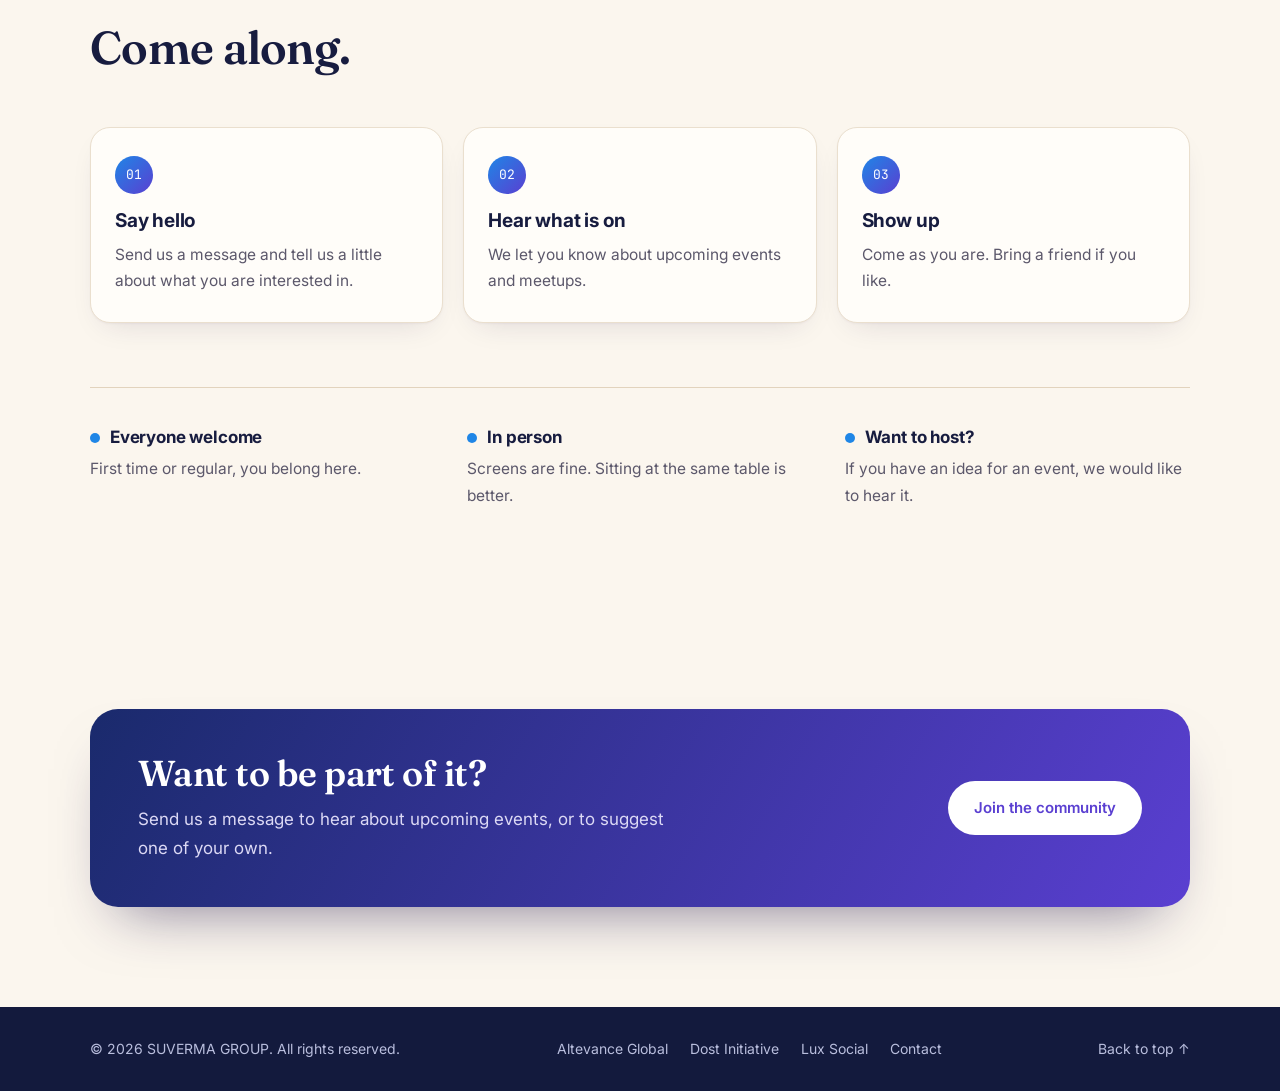
<file: lux.html>
<!doctype html>
<html lang="en">
<head>
  <meta charset="utf-8">
  <meta name="viewport" content="width=device-width, initial-scale=1">
  <title>Lux Social — Community by SUVERMA GROUP</title>
  <meta name="description" content="Lux Social is the community face of SUVERMA GROUP: events and meetups that bring people together to learn, connect and belong.">
  <meta name="theme-color" content="#fbf6ee">
  <link rel="canonical" href="https://suverma.com/lux.html">
  <link rel="icon" href="favicon.png?v=8" type="image/png">
  <link rel="apple-touch-icon" href="icon-192.png?v=8">

  <meta property="og:type" content="website">
  <meta property="og:title" content="Lux Social — Community by SUVERMA GROUP">
  <meta property="og:description" content="Lux Social is the community face of SUVERMA GROUP: events and meetups that bring people together to learn, connect and belong.">
  <meta property="og:url" content="https://suverma.com/lux.html">

  <link rel="preconnect" href="https://fonts.googleapis.com">
  <link rel="preconnect" href="https://fonts.gstatic.com" crossorigin>
  <link href="https://fonts.googleapis.com/css2?family=Fraunces:ital,opsz,wght@0,9..144,600;1,9..144,600&family=Inter:wght@400;500;600;700&family=JetBrains+Mono:wght@500&display=swap" rel="stylesheet">
  <link rel="stylesheet" href="styles.css?v=9">
  <script src="head.js?v=8"></script>
</head>
<body>
  <a class="skip" href="#main">Skip to content</a>

  <header class="nav" id="top">
    <div class="wrap nav-inner">
      <a href="./" class="brand" aria-label="SUVERMA GROUP home">
        <img class="brand-logo" src="logo.png?v=8" alt="SUVERMA GROUP" width="597" height="168">
      </a>
      <button class="menu-btn" aria-expanded="false" aria-controls="menu" aria-label="Open menu">
        <span></span><span></span>
      </button>
      <nav id="menu" class="menu" aria-label="Primary">
        <a href="altevance.html">Altevance Global</a>
        <a href="dost.html">Dost Initiative</a>
        <a href="lux.html" aria-current="page">Lux Social</a>
        <a href="./#about">About</a>
        <a href="./#contact" class="btn btn-sm">Get in touch</a>
      </nav>
    </div>
  </header>

  <main id="main">
    <section class="hero hero-center">
      <div class="grid-bg" aria-hidden="true"></div>
      <div class="wrap hero-copy">
        <div class="hero-logo"><svg class="co-logo" xmlns="http://www.w3.org/2000/svg" viewBox="0 0 440 150" role="img" aria-label="Lux Social">
  <defs>
    <linearGradient id="lux-a" x1="0" y1="0" x2="1" y2="1">
      <stop offset="0" stop-color="#9a5cf5"/>
      <stop offset="1" stop-color="#3b2bb8"/>
    </linearGradient>
    <linearGradient id="lux-b" x1="0" y1="0" x2="1" y2="0">
      <stop offset="0" stop-color="#f4623a"/>
      <stop offset="1" stop-color="#ffc24d"/>
    </linearGradient>
    <linearGradient id="lux-c" x1="0" y1="0" x2="1" y2="1">
      <stop offset="0" stop-color="#ffd86b"/>
      <stop offset="1" stop-color="#f9a826"/>
    </linearGradient>
  </defs>
  <!-- L: upright ribbon -->
  <path fill="url(#lux-a)" d="M22 14h34a6 6 0 0 1 6 6v84l-40 34Z"/>
  <!-- L: foot as a rising wave -->
  <path fill="url(#lux-b)" d="M22 138c30-34 62-36 112-24l-10 26H22Z"/>
  <!-- light: four-point spark -->
  <path fill="url(#lux-c)" d="M104 14c3 22 9 28 31 31-22 3-28 9-31 31-3-22-9-28-31-31 22-3 28-9 31-31Z"/>
  <rect x="160" y="22" width="3" height="106" fill="#111a4a"/>
  <text x="186" y="92" font-family="Inter, 'Segoe UI', Arial, sans-serif" font-weight="700" font-size="84" letter-spacing="-3" fill="#111a4a">Lux</text>
  <text x="189" y="130" font-family="Inter, 'Segoe UI', Arial, sans-serif" font-weight="500" font-size="23" letter-spacing="11" fill="#4b5563">SOCIAL</text>
</svg></div>
        <p class="eyebrow mono"><span class="dot"></span> a <span class="caps">SUVERMA GROUP</span> company</p>
        <h1>Good things happen<br><span class="grad">when people meet.</span></h1>
        <p class="lead">Lux Social runs events and meetups that bring people together to learn something, meet someone new and feel part of a community.</p>
        <div class="cta-row">
          <a href="./?company=lux#contact" class="btn">Join the community</a>
          <a href="#events" class="btn btn-ghost">What we host</a>
        </div>
      </div>
    </section>

    <section id="events" class="section alt">
      <div class="wrap">
        <div class="section-head">
          <p class="eyebrow mono">01 / what we host</p>
          <h2>Reasons to get together.</h2>
          <p class="sub">Different formats, one aim: real conversations between real people.</p>
        </div>
        <div class="cards">
          <article class="card reveal">
            <div class="ico"><svg viewBox="0 0 24 24"><circle cx="9" cy="8" r="3"/><circle cx="17" cy="9" r="2.5"/><path d="M3 20c0-3.3 2.7-6 6-6s6 2.700 6 6M15 14.200c3.200-.700 6 1.500 6 4.800"/></svg></div>
            <h3>Meetups</h3>
            <p>Relaxed gatherings where you can turn up, meet people and talk. No agenda needed.</p>
          </article>
          <article class="card reveal">
            <div class="ico"><svg viewBox="0 0 24 24"><rect x="9" y="3" width="6" height="11" rx="3"/><path d="M5 11a7 7 0 0 0 14 0M12 18v3"/></svg></div>
            <h3>Talks and workshops</h3>
            <p>Sessions where someone shares what they know and everyone leaves with something useful.</p>
          </article>
          <article class="card reveal">
            <div class="ico"><svg viewBox="0 0 24 24"><path d="M10 14a4 4 0 0 0 5.700 0l3-3a4 4 0 0 0-5.700-5.700l-1 1M14 10a4 4 0 0 0-5.700 0l-3 3a4 4 0 0 0 5.700 5.700l1-1"/></svg></div>
            <h3>Networking</h3>
            <p>Introductions that matter, for people looking for collaborators, mentors or simply good company.</p>
          </article>
        </div>
      </div>
    </section>

    <section id="join" class="section">
      <div class="wrap">
        <div class="section-head">
          <p class="eyebrow mono">02 / how to join</p>
          <h2>Come along.</h2>
        </div>
        <ol class="steps steps-3">
          <li class="reveal">
            <span class="num mono">01</span>
            <h3>Say hello</h3>
            <p>Send us a message and tell us a little about what you are interested in.</p>
          </li>
          <li class="reveal">
            <span class="num mono">02</span>
            <h3>Hear what is on</h3>
            <p>We let you know about upcoming events and meetups.</p>
          </li>
          <li class="reveal">
            <span class="num mono">03</span>
            <h3>Show up</h3>
            <p>Come as you are. Bring a friend if you like.</p>
          </li>
        </ol>
        <div class="values">
          <div class="value reveal">
            <h4>Everyone welcome</h4>
            <p>First time or regular, you belong here.</p>
          </div>
          <div class="value reveal">
            <h4>In person</h4>
            <p>Screens are fine. Sitting at the same table is better.</p>
          </div>
          <div class="value reveal">
            <h4>Want to host?</h4>
            <p>If you have an idea for an event, we would like to hear it.</p>
          </div>
        </div>
      </div>
    </section>

    <section class="section">
      <div class="wrap">
        <div class="cta-band reveal">
          <div>
            <h2>Want to be part of it?</h2>
            <p>Send us a message to hear about upcoming events, or to suggest one of your own.</p>
          </div>
          <a class="btn" href="./?company=lux#contact">Join the community</a>
        </div>
      </div>
    </section>

  </main>

  <footer class="footer">
    <div class="wrap footer-inner">
      <span>© <span id="yr">2026</span> SUVERMA GROUP. All rights reserved.</span>
      <span class="footer-links">
        <a href="altevance.html">Altevance Global</a>
        <a href="dost.html">Dost Initiative</a>
        <a href="lux.html">Lux Social</a>
        <a href="./#contact">Contact</a>
      </span>
      <a href="#top">Back to top ↑</a>
    </div>
  </footer>

  <script src="script.js?v=9" defer></script>
</body>
</html>
</file>
<file: styles.css>
:root {
  --bg: #fbf6ee;
  --bg-2: #f5ebdc;
  --surface: #fffdf9;
  --line: #eadfce;
  --text: #171c3f;
  --muted: #5c586b;
  --accent: #5a3fd1;
  --accent-soft: #e9e3fb;
  --accent-2: #1f86e6;
  --ink: #131a3d;
  --radius: 20px;
  --wrap: 1140px;
  --shadow: 0 1px 2px rgba(40, 30, 80, .04), 0 12px 32px -16px rgba(40, 30, 80, .18);
  --sans: "Inter", system-ui, -apple-system, "Segoe UI", Roboto, sans-serif;
  --serif: "Fraunces", Georgia, "Times New Roman", serif;
  --mono: "JetBrains Mono", ui-monospace, SFMono-Regular, Consolas, monospace;
}

*, *::before, *::after { box-sizing: border-box; }
html { scroll-behavior: smooth; scroll-padding-top: 76px; }
body {
  margin: 0;
  background: var(--bg);
  color: var(--text);
  font: 17px/1.7 var(--sans);
  -webkit-font-smoothing: antialiased;
  overflow-x: hidden;
}
img, svg { display: block; max-width: 100%; }
a { color: inherit; text-decoration: none; }
h1, h2, h3, h4 { line-height: 1.15; margin: 0 0 .5em; }
h1, h2 { font-family: var(--serif); font-weight: 600; letter-spacing: -0.015em; }
h3, h4 { letter-spacing: -0.01em; }
p { margin: 0 0 1em; }
.mono { font-family: var(--mono); }
.muted { color: var(--muted); }
.wrap { width: 100%; max-width: var(--wrap); margin: 0 auto; padding: 0 20px; }

.skip { position: absolute; left: -999px; top: 8px; background: var(--accent); color: #fff; padding: 8px 12px; border-radius: 8px; z-index: 100; }
.skip:focus { left: 8px; }
:focus-visible { outline: 2px solid var(--accent); outline-offset: 3px; border-radius: 6px; }

/* Buttons */
.btn {
  display: inline-flex; align-items: center; justify-content: center; gap: 8px;
  padding: 14px 26px; border-radius: 999px; border: 0;
  background: linear-gradient(120deg, var(--accent-2), var(--accent)); color: #fff; font-weight: 600; cursor: pointer; font-size: 15px;
  box-shadow: 0 8px 20px -10px rgba(90, 63, 209, .65);
  transition: transform .15s ease, box-shadow .2s ease, background .2s ease;
}
.btn:hover { transform: translateY(-2px); filter: brightness(1.08); box-shadow: 0 12px 26px -10px rgba(90, 63, 209, .7); }
.btn-ghost { background: transparent; color: var(--text); border: 1.5px solid #d9c8b2; box-shadow: none; }
.btn-ghost:hover { background: var(--surface); border-color: var(--accent); color: var(--accent); box-shadow: none; filter: none; }
.btn-sm { padding: 9px 18px; font-size: 14px; }

/* Nav */
.nav {
  position: sticky; top: 0; z-index: 50;
  background: rgba(251, 246, 238, .82);
  backdrop-filter: blur(12px); -webkit-backdrop-filter: blur(12px);
  border-bottom: 1px solid transparent;
  transition: border-color .2s;
}
.nav.scrolled { border-bottom-color: var(--line); }
.nav-inner { display: flex; align-items: center; justify-content: space-between; height: 68px; }
.brand { display: flex; align-items: center; gap: 10px; font-family: var(--serif); font-size: 22px; font-weight: 600; }
.brand b { color: var(--accent); font-weight: 600; }
.brand-logo { height: 52px; width: auto; }
.menu { display: flex; align-items: center; gap: 28px; font-size: 15px; }
.menu a:not(.btn) { color: var(--muted); transition: color .15s; }
.menu a:not(.btn):hover { color: var(--accent); }
.menu-btn { display: none; background: none; border: 0; width: 40px; height: 40px; cursor: pointer; position: relative; }
.menu-btn span { position: absolute; left: 9px; right: 9px; height: 2px; background: var(--text); transition: transform .2s; }
.menu-btn span:first-child { top: 15px; }
.menu-btn span:last-child { top: 23px; }
.menu-btn[aria-expanded="true"] span:first-child { transform: translateY(4px) rotate(45deg); }
.menu-btn[aria-expanded="true"] span:last-child { transform: translateY(-4px) rotate(-45deg); }

/* Hero */
.hero { position: relative; padding: 96px 0 110px; overflow: hidden; }
/* soft warm glows instead of a grid */
.grid-bg {
  position: absolute; inset: 0; pointer-events: none;
  background:
    radial-gradient(520px 420px at 8% 12%, rgba(246, 220, 203, .9), transparent 70%),
    radial-gradient(460px 380px at 60% 100%, rgba(250, 232, 196, .7), transparent 70%);
}
.hero::after {
  content: ""; position: absolute; width: 640px; height: 640px; right: -180px; top: -220px;
  background: radial-gradient(circle, rgba(90, 63, 209, .16), transparent 65%);
  pointer-events: none;
}
.hero-inner { position: relative; z-index: 1; max-width: 700px; margin-left: max(20px, calc((100vw - var(--wrap)) / 2 + 20px)); padding: 0; }
.eyebrow { color: var(--accent); font-size: 13px; letter-spacing: .04em; text-transform: lowercase; margin-bottom: 18px; display: flex; align-items: center; gap: 8px; }
.dot { width: 8px; height: 8px; border-radius: 50%; background: var(--accent-2); box-shadow: 0 0 0 4px rgba(31, 134, 230, .22); animation: pulse 2.4s infinite; }
@keyframes pulse { 50% { box-shadow: 0 0 0 8px rgba(31, 134, 230, 0); } }
h1 { font-size: clamp(42px, 6.2vw, 74px); line-height: 1.06; }
.grad { font-style: italic; background: linear-gradient(100deg, var(--accent-2), var(--accent)); -webkit-background-clip: text; background-clip: text; color: transparent; padding-right: .08em; }
.lead { font-size: clamp(18px, 2vw, 21px); color: var(--muted); max-width: 580px; margin: 22px 0 34px; }
.cta-row { display: flex; flex-wrap: wrap; gap: 12px; }
.hero-tags { display: flex; flex-wrap: wrap; gap: 8px; list-style: none; padding: 0; margin: 40px 0 0; font-size: 12.5px; }
.hero-tags li { border: 1px solid var(--line); color: var(--muted); padding: 5px 12px; border-radius: 999px; background: rgba(255, 253, 249, .8); }

/* Terminal: a warm dark card for contrast */
.terminal {
  position: absolute; z-index: 1; right: max(20px, calc((100vw - var(--wrap)) / 2 + 20px)); top: 120px;
  width: 360px; background: #131a3d; border: 1px solid #2a3266; border-radius: 18px;
  box-shadow: 0 30px 60px -30px rgba(40, 30, 80, .6);
  transform: rotate(1.5deg);
}
.term-bar { display: flex; align-items: center; gap: 6px; padding: 12px 14px; border-bottom: 1px solid #2a3266; font-size: 12px; color: #a9afd6; }
.term-bar i { width: 10px; height: 10px; border-radius: 50%; }
.term-bar i:first-child { background: #e0694a; } .term-bar i:nth-child(2) { background: #e8b04a; } .term-bar i:nth-child(3) { background: #8fb573; }
.term-bar span { margin-left: 8px; }
.terminal pre { margin: 0; padding: 16px; font-size: 12.5px; line-height: 1.75; min-height: 210px; color: #a9afd6; white-space: pre-wrap; }
.terminal .ok { color: #a8cf8a; } .terminal .cmd { color: #fbf6ee; } .terminal .ac { color: #b9a5ff; }
.cursor { display: inline-block; width: 7px; height: 14px; background: #7fb6ff; vertical-align: -2px; animation: blink 1s steps(1) infinite; }
@keyframes blink { 50% { opacity: 0; } }

/* Sections */
.section { padding: 100px 0; }
.section.alt { background: var(--bg-2); }
.section-head { max-width: 680px; margin-bottom: 52px; }
h2 { font-size: clamp(32px, 4vw, 46px); }
.sub { color: var(--muted); font-size: 19px; }

.cards { display: grid; grid-template-columns: repeat(3, 1fr); gap: 20px; }
.card {
  background: var(--surface); border: 1px solid var(--line); border-radius: var(--radius);
  padding: 30px; box-shadow: var(--shadow); transition: border-color .2s, transform .2s, box-shadow .2s;
}
.card:hover { border-color: #c9bdf3; transform: translateY(-4px); box-shadow: 0 1px 2px rgba(40, 30, 80, .04), 0 22px 40px -18px rgba(40, 30, 80, .28); }
.card h3 { font-size: 19px; margin-top: 20px; }
.card p { color: var(--muted); margin: 0; font-size: 15.5px; }
.ico { width: 50px; height: 50px; border-radius: 16px; display: grid; place-items: center; background: var(--accent-soft); }
.ico svg { width: 23px; height: 23px; fill: none; stroke: var(--accent); stroke-width: 1.8; stroke-linecap: round; stroke-linejoin: round; }
.card:nth-child(even) .ico { background: #dcecfd; }
.card:nth-child(even) .ico svg { stroke: #1667c0; }

.steps { list-style: none; padding: 0; margin: 0 0 64px; display: grid; grid-template-columns: repeat(4, 1fr); gap: 20px; }
.steps li { position: relative; padding: 28px 24px; border-radius: var(--radius); border: 1px solid var(--line); background: var(--surface); box-shadow: var(--shadow); }
.steps .num { display: inline-grid; place-items: center; width: 38px; height: 38px; border-radius: 50%; background: linear-gradient(135deg, var(--accent-2), var(--accent)); color: #fff; font-size: 13px; margin-bottom: 16px; }
.steps h3 { font-size: 19px; }
.steps p { color: var(--muted); font-size: 15.5px; margin: 0; }

.values { display: grid; grid-template-columns: repeat(3, 1fr); gap: 32px; border-top: 1px solid #e2d3bd; padding-top: 40px; }
.value h4 { font-size: 17px; display: flex; align-items: center; gap: 10px; }
.value h4::before { content: ""; width: 10px; height: 10px; border-radius: 50%; background: var(--accent-2); }
.value p { color: var(--muted); margin: 0; font-size: 15.5px; }

.about { display: grid; grid-template-columns: 1.3fr 1fr; gap: 64px; align-items: center; }
.about p { color: var(--muted); font-size: 18px; }
.about em { color: var(--text); font-style: normal; font-weight: 600; }
.facts { margin: 0; border: 1px solid var(--line); border-radius: var(--radius); background: var(--surface); overflow: hidden; box-shadow: var(--shadow); }
.facts div { display: flex; justify-content: space-between; gap: 16px; padding: 20px 24px; border-bottom: 1px solid var(--line); }
.facts div:last-child { border-bottom: 0; }
.facts dt { color: var(--muted); }
.facts dd { margin: 0; font-weight: 600; text-align: right; }

.contact { background: var(--bg); }
.contact-inner { display: grid; grid-template-columns: 1fr 1.1fr; gap: 64px; }
.mail { display: inline-block; font-size: 17px; color: var(--accent); border-bottom: 1.5px solid var(--accent-soft); margin: 10px 0 12px; word-break: break-all; transition: border-color .15s; }
.mail:hover { border-bottom-color: var(--accent); }
.form { display: grid; gap: 16px; background: var(--surface); border: 1px solid var(--line); border-radius: var(--radius); padding: 30px; box-shadow: var(--shadow); }
.form label { display: grid; gap: 6px; font-size: 14px; font-weight: 600; }
.opt { color: var(--muted); font-weight: 400; }
.form input, .form select, .form textarea {
  font: inherit; font-size: 15.5px; font-weight: 400; color: var(--text); background: var(--bg); border: 1.5px solid var(--line);
  border-radius: 12px; padding: 12px 14px; width: 100%; transition: border-color .15s, box-shadow .15s, background .15s;
}
.form textarea { resize: vertical; }
.form input:focus, .form select:focus, .form textarea:focus { outline: none; border-color: var(--accent); background: #fff; box-shadow: 0 0 0 4px rgba(90, 63, 209, .14); }
.form .invalid { border-color: #c0392b; }
.form .btn { justify-self: start; }
.hp { position: absolute !important; left: -10000px; width: 1px; height: 1px; overflow: hidden; }
.notice { padding: 12px 14px; border-radius: 12px; font-size: 14.5px; }
.notice.ok { background: #e9f3df; border: 1px solid #b9d6a0; color: #2f5a1a; }
.notice.err { background: #fbe6e1; border: 1px solid #ecb5a8; color: #8f2a17; }

.footer { background: var(--ink); padding: 30px 0; font-size: 14px; color: #b9bedd; }
.footer-inner { display: flex; flex-wrap: wrap; gap: 12px 24px; justify-content: space-between; align-items: center; }
.footer a:hover { color: #fff; }

/* Reveal on scroll */
.js .reveal { opacity: 0; transform: translateY(16px); transition: opacity .6s ease, transform .6s ease; }
.js .reveal.in { opacity: 1; transform: none; }

/* FAQ */
.faq-wrap { max-width: 860px; }
.faq { display: grid; gap: 12px; }
.faq details { background: var(--surface); border: 1px solid var(--line); border-radius: var(--radius); box-shadow: var(--shadow); }
.faq details[open] { border-color: #c9bdf3; }
.faq summary { cursor: pointer; list-style: none; padding: 20px 60px 20px 24px; font-weight: 600; font-size: 17px; position: relative; }
.faq summary::-webkit-details-marker { display: none; }
.faq summary::after {
  content: "+"; position: absolute; right: 20px; top: 50%; transform: translateY(-50%);
  width: 28px; height: 28px; border-radius: 50%; display: grid; place-items: center;
  background: var(--accent-soft); color: var(--accent); font: 500 18px/1 var(--mono);
}
.faq details[open] summary::after { content: "–"; background: var(--accent); color: #fff; }
.faq details p { color: var(--muted); margin: 0; padding: 0 24px 22px; }

/* 404 */
.notfound { position: relative; min-height: 100vh; display: grid; align-items: center; overflow: hidden; }
.notfound-inner { position: relative; z-index: 1; }

/* Responsive */
@media (max-width: 1100px) {
  .terminal { display: none; }
}
@media (max-width: 960px) {
  .cards { grid-template-columns: repeat(2, 1fr); }
  .steps { grid-template-columns: repeat(2, 1fr); }
  .about, .contact-inner { grid-template-columns: 1fr; gap: 40px; }
}
@media (max-width: 720px) {
  body { font-size: 16px; }
  .wrap { padding: 0 16px; }
  .hero-inner { margin-left: 16px; margin-right: 16px; }
  .menu-btn { display: block; }
  .brand-logo { height: 40px; }
  .menu {
    position: absolute; top: 68px; left: 0; right: 0; flex-direction: column; align-items: stretch; gap: 0;
    background: var(--bg); border-bottom: 1px solid var(--line); padding: 8px 16px 20px;
    display: none;
  }
  .menu.open { display: flex; }
  .menu a:not(.btn) { padding: 14px 0; border-bottom: 1px solid var(--line); }
  .menu .btn { margin-top: 16px; }
  .hero { padding: 64px 0 80px; }
  .section { padding: 72px 0; }
  .cards, .steps, .values { grid-template-columns: 1fr; }
  .values { gap: 24px; }
  .form { padding: 22px; }
  .form .btn { justify-self: stretch; }
}

@media (prefers-reduced-motion: reduce) {
  *, *::before, *::after { animation: none !important; transition: none !important; scroll-behavior: auto !important; }
  .js .reveal { opacity: 1; transform: none; }
}

/* ---------- Group structure ---------- */
.menu a[aria-current="page"] { color: var(--accent); font-weight: 600; }

/* centred hero for pages without the terminal card */
.hero-center { padding: 110px 0 120px; text-align: center; }
.hero-copy { position: relative; z-index: 1; max-width: 820px; }
.hero-copy .eyebrow, .hero-copy .cta-row { justify-content: center; }
.hero-copy .lead { margin-left: auto; margin-right: auto; max-width: 640px; }

/* company cards on the home page */
.companies { display: grid; grid-template-columns: repeat(3, 1fr); gap: 22px; }
.company {
  position: relative; display: flex; flex-direction: column; align-items: flex-start;
  background: var(--surface); border: 1px solid var(--line); border-radius: var(--radius);
  padding: 34px 30px 30px; box-shadow: var(--shadow);
  transition: border-color .2s, transform .2s, box-shadow .2s;
}
.company:hover { border-color: #c9bdf3; transform: translateY(-5px); box-shadow: 0 1px 2px rgba(40, 30, 80, .04), 0 24px 44px -18px rgba(40, 30, 80, .3); }
.company:nth-child(2) .ico { background: #dcecfd; }
.company:nth-child(2) .ico svg { stroke: #1667c0; }
.company:nth-child(3) .ico { background: #fae8c4; }
.company:nth-child(3) .ico svg { stroke: #a8660f; }
.company-kind { color: var(--accent); font-size: 12.5px; letter-spacing: .04em; margin: 22px 0 6px; }
.company h3 { margin: 0; line-height: 0; }
.co-logo { display: block; height: 58px; width: auto; max-width: 100%; }
.hero-logo { margin-bottom: 26px; }
.hero-logo .co-logo { height: 84px; }
.hero-center .hero-logo .co-logo { margin: 0 auto; }
.company p { color: var(--muted); font-size: 15.5px; margin: 0; }
.company .more { margin-top: auto; padding-top: 24px; color: var(--accent); font-weight: 600; font-size: 15px; }
.badge { display: inline-block; margin-left: 8px; font: 600 12px var(--sans); letter-spacing: 0; padding: 3px 10px; border-radius: 999px; vertical-align: 1px; }
.badge.soon, .hero-tags .tag-soon { background: #fae8c4; color: #7a4a06; border-color: #f0d49a; }

/* three-step variant, note box, call-to-action band */
.steps-3 { grid-template-columns: repeat(3, 1fr); }
.note { margin: 44px 0 0; padding: 18px 22px; border-radius: 16px; background: var(--bg-2); border: 1px solid var(--line); color: var(--muted); font-size: 15.5px; }
.note strong { color: var(--text); }
.cta-band {
  display: flex; align-items: center; justify-content: space-between; gap: 32px; flex-wrap: wrap;
  padding: 44px 48px; border-radius: 28px; color: #fff;
  background: linear-gradient(120deg, #1a2a6c, var(--accent));
  box-shadow: 0 30px 60px -30px rgba(40, 30, 80, .6);
}
.cta-band h2 { font-size: clamp(26px, 3vw, 36px); margin-bottom: .3em; }
.cta-band p { margin: 0; color: #dcd9f5; max-width: 560px; }
.cta-band .btn { background: #fff; color: var(--accent); box-shadow: none; flex-shrink: 0; }

.footer-links { display: flex; flex-wrap: wrap; gap: 8px 22px; }

@media (max-width: 960px) {
  .companies { grid-template-columns: 1fr; }
  .steps-3 { grid-template-columns: 1fr; }
}
@media (max-width: 720px) {
  .hero-center { padding: 64px 0 80px; }
  .hero-logo .co-logo { height: 64px; }
  .co-logo { height: 50px; }
  .cta-band { padding: 32px 24px; }
  .cta-band .btn { width: 100%; }
}
.eyebrow .caps { text-transform: none; letter-spacing: .06em; }
</file>
